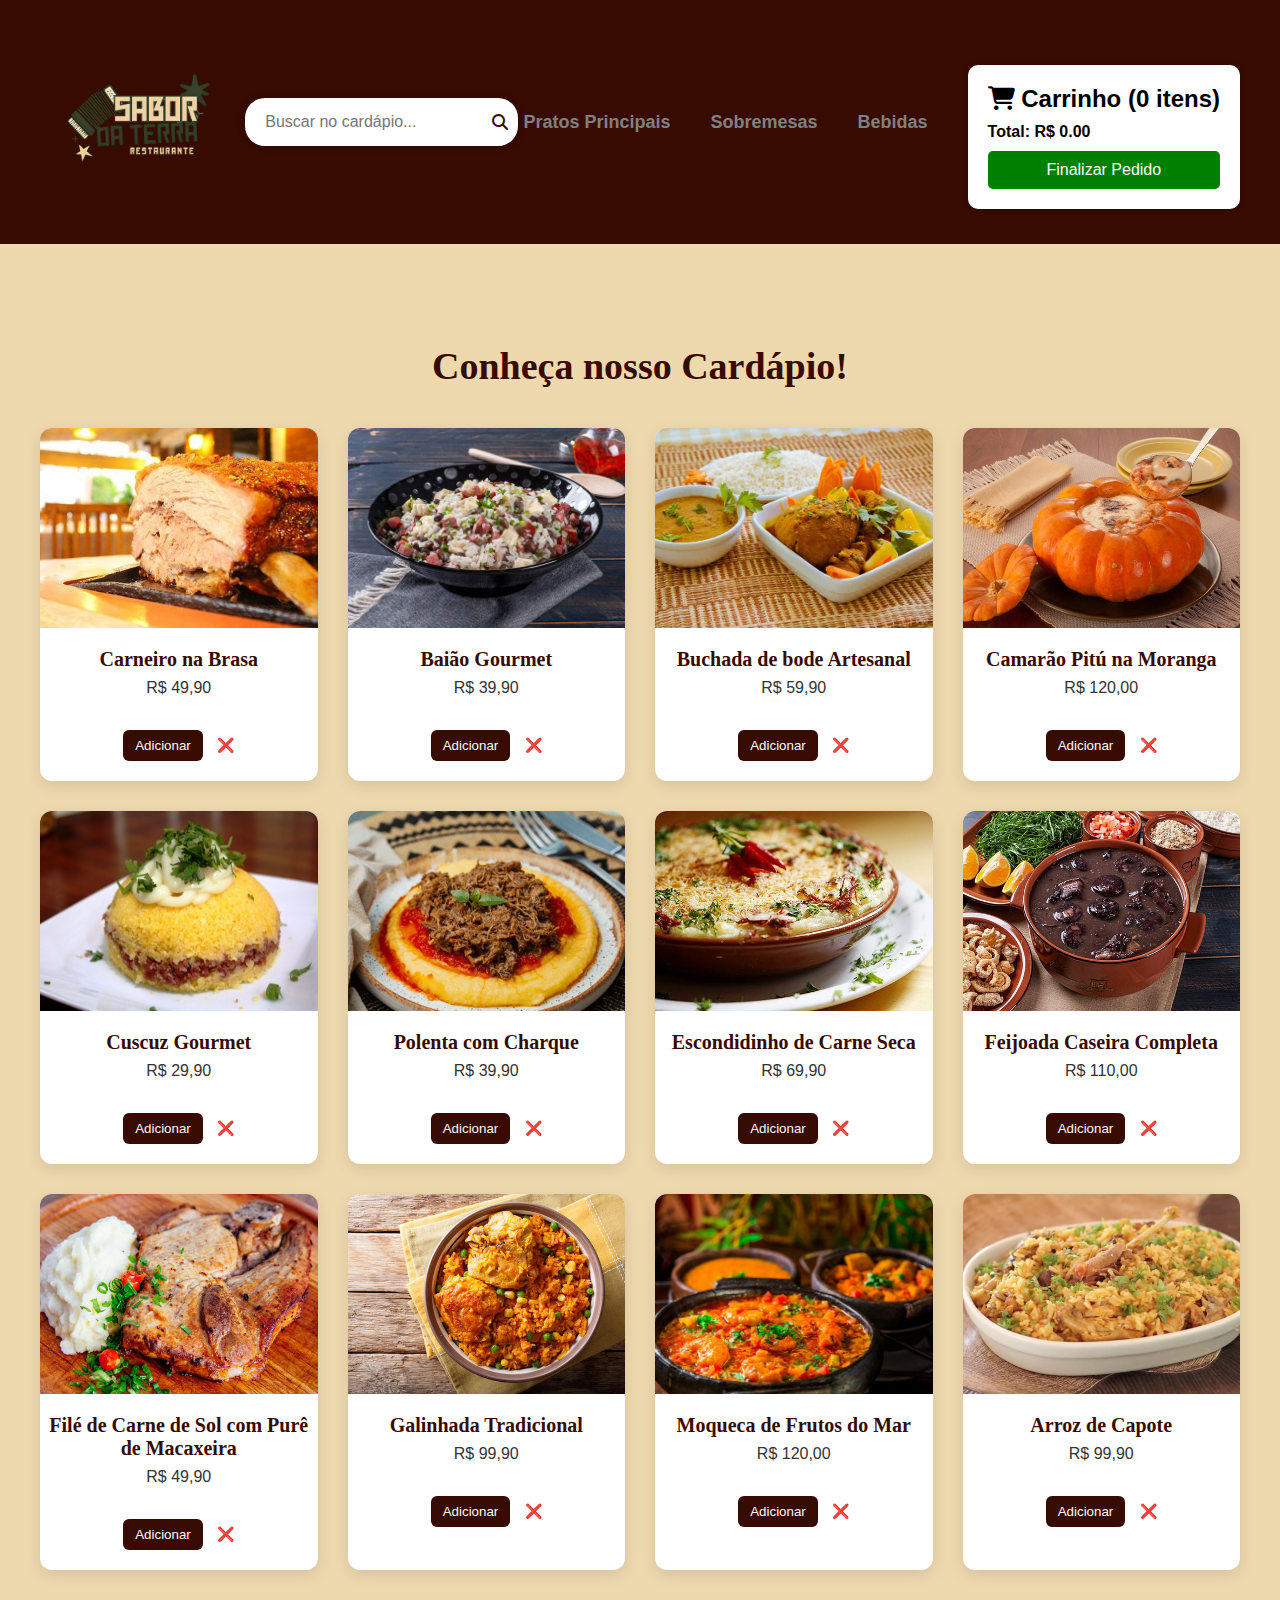
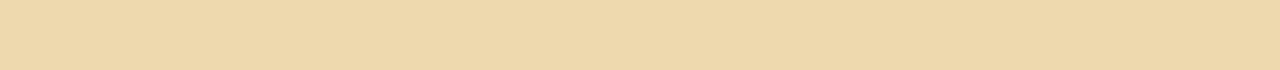
<file: cardapio.html>
<!DOCTYPE html>
<html lang="pt-BR">
<head>
  <meta charset="UTF-8" />
  <meta name="viewport" content="width=device-width, initial-scale=1" />
  <title>Cardápio</title>
  <link rel="stylesheet" href="cardapio.css" />
  <link
    rel="stylesheet"
    href="https://cdnjs.cloudflare.com/ajax/libs/font-awesome/6.5.0/css/all.min.css"
  />
</head>
<body>
  <header class="topo-do-site">
    <div class="logo">
      <a href="index.html"><img src="img/logo restaurante definitivo - Editado.png"></a>
    </div>

    <div class="barra-pesquisa">
      <input type="text" id="pesquisa" placeholder="Buscar no cardápio..." />
      <i class="fas fa-search"></i>
    </div>

    <nav class="menu">
      <a href="#" id="filtro-comida" class="ativo">Pratos Principais</a>
      <a href="#" id="filtro-sobremesa">Sobremesas</a>
      <a href="#" id="filtro-bebida">Bebidas</a>

      <div class="carrinho">
        <h2><i class="fas fa-shopping-cart"></i> Carrinho (<span id="quantidade-itens">0</span> itens)</h2>
        <ul id="lista-carrinho"></ul>
        <p><strong>Total:</strong> R$ <span id="total">0.00</span></p>
        <button id="finalizar">Finalizar Pedido</button>
      </div>
    </nav>
  </header>

  <section id="cardapio" class="cardapio">
    <h2>Conheça nosso Cardápio!</h2>

    <div class="cardapio-grid">
      <!-- Pratos Principais -->
      <div class="item-cardapio" data-categoria="comida">
        <img src="img/carneiro.jpg" alt="Spaghetti Carbonara" />
        <h3>Carneiro na Brasa</h3>
        <p>R$ 49,90</p>
        <button class="btn-add" onclick="adicionarCarrinho('Carneiro na Brasa', 49.90)">Adicionar</button>
        <button onclick="removerItem(0)" class="btn-remover">❌</button>
      </div>

      <div class="item-cardapio" data-categoria="comida">
        <img src="img/baiao.jpg" alt="Lasanha à Bolonhesa" />
        <h3>Baião Gourmet</h3>
        <p>R$ 39,90</p>
        <button class="btn-add" onclick="adicionarCarrinho('Baião Gourmet', 39.90)">Adicionar</button>
        <button onclick="removerItem(0)" class="btn-remover">❌</button>
      </div>

      <div class="item-cardapio" data-categoria="comida">
        <img src="img/buchada-de-bode-.jpg" alt="Pizza Margherita" />
        <h3>Buchada de bode Artesanal</h3>
        <p>R$ 59,90</p>
        <button class="btn-add" onclick="adicionarCarrinho('Buchada de Bode Artesanal', 59.90)">Adicionar</button>
        <button onclick="removerItem(0)" class="btn-remover">❌</button>
      </div>

      <div class="item-cardapio" data-categoria="comida">
        <img src="img/camarão-moranga.jpg" alt="Risoto de Funghi" />
        <h3>Camarão Pitú na Moranga</h3>
        <p>R$ 120,00</p>
        <button class="btn-add" onclick="adicionarCarrinho('Camarão Pitú na Moranga', 120.0)">Adicionar</button>
        <button onclick="removerItem(0)" class="btn-remover">❌</button>
      </div>

      <div class="item-cardapio" data-categoria="comida">
        <img src="img/cuscuz gourmet.jpg" alt="Gnocchi ao Sugo" />
        <h3>Cuscuz Gourmet</h3>
        <p>R$ 29,90</p>
        <button class="btn-add" onclick="adicionarCarrinho('Cuscuz de Gourmet', 29.90)">Adicionar</button>
        <button onclick="removerItem(0)" class="btn-remover">❌</button>
      </div>

      <div class="item-cardapio" data-categoria="comida">
        <img src="img/polenta.jpeg" alt="Polenta com Ragu" />
        <h3>Polenta com Charque</h3>
        <p>R$ 39,90</p>
        <button class="btn-add" onclick="adicionarCarrinho('Polenta com Charque', 39.90)">Adicionar</button>
        <button onclick="removerItem(0)" class="btn-remover">❌</button>
      </div>

      <div class="item-cardapio" data-categoria="comida">
        <img src="img/escondidinho-de-carne-seca.jpg" alt="Bruschetta Tradicional" />
        <h3>Escondidinho de Carne Seca</h3>
        <p>R$ 69,90</p>
        <button class="btn-add" onclick="adicionarCarrinho('Escondidinho de Carne', 69.90)">Adicionar</button>
        <button onclick="removerItem(0)" class="btn-remover">❌</button>
      </div>

      <div class="item-cardapio" data-categoria="comida">
        <img src="img/feijoada.jpg" alt="Ravioli de Ricota ao Manjericão" />
        <h3>Feijoada Caseira Completa</h3>
        <p>R$ 110,00</p>
        <button class="btn-add" onclick="adicionarCarrinho('Feijoada Caseira Completa', 110.0)">Adicionar</button>
        <button onclick="removerItem(0)" class="btn-remover">❌</button>
      </div>

      <div class="item-cardapio" data-categoria="comida">
        <img src="img/Filé-purê.jpg" alt="Calzone Napolitano" />
        <h3>Filé de Carne de Sol com Purê de Macaxeira</h3>
        <p>R$ 49,90</p>
        <button class="btn-add" onclick="adicionarCarrinho('Calzone Napolitano', 49.90)">Adicionar</button>
        <button onclick="removerItem(0)" class="btn-remover">❌</button>
      </div>

      <div class="item-cardapio" data-categoria="comida">
        <img src="img/galinhada.jpg" alt="Calzone Napolitano" />
        <h3>Galinhada Tradicional</h3>
        <p>R$ 99,90</p>
        <button class="btn-add" onclick="adicionarCarrinho('Galinhada Tradicional', 99.90)">Adicionar</button>
        <button onclick="removerItem(0)" class="btn-remover">❌</button>
      </div>

      <div class="item-cardapio" data-categoria="comida">
        <img src="img/moqueca.jpg" alt="Calzone Napolitano" />
        <h3>Moqueca de Frutos do Mar</h3>
        <p>R$ 120,00</p>
        <button class="btn-add" onclick="adicionarCarrinho('Moqueca de Frutos do Mar', 120.0)">Adicionar</button>
        <button onclick="removerItem(0)" class="btn-remover">❌</button>
      </div>

      <div class="item-cardapio" data-categoria="comida">
        <img src="img/arroz-capote.jpg" alt="Calzone Napolitano" />
        <h3>Arroz de Capote</h3>
        <p>R$ 99,90</p>
        <button class="btn-add" onclick="adicionarCarrinho('Arroz de Capote', 99.90)">Adicionar</button>
        <button onclick="removerItem(0)" class="btn-remover">❌</button>
      </div>

       <!-- Sobremesas -->
      <div class="item-cardapio" data-categoria="sobremesa">
        <img src="img/bolo-abacaxi.jpg" alt="Tiramisù" />
        <h3>Bolo de Abacaxi com Chantilly de Coco</h3>
        <p>R$ 10,90</p>
        <button class="btn-add" onclick="adicionarCarrinho('Bolo de Abacaxi com chantilly de Coco', 10.90)">Adicionar</button>
        <button onclick="removerItem(0)" class="btn-remover">❌</button>
      </div>

      <div class="item-cardapio" data-categoria="sobremesa">
        <img src="img/bolo-choco.jpg" alt="Cannoli Siciliano" />
        <h3>Bolo de Chocolate com Baba de Moça</h3>
        <p>R$ 10,90</p>
        <button class="btn-add" onclick="adicionarCarrinho('Bolo de Chocolate com Baba de Moça', 10.90)">Adicionar</button>
        <button onclick="removerItem(0)" class="btn-remover">❌</button>
      </div>

      <div class="item-cardapio" data-categoria="sobremesa">
        <img src="img/Bolo_de_rolo_servido_com_sorvete.jpg" alt="Panna Cotta" />
        <h3>Bolo de Rolo com Sorvete de Milho</h3>
        <p>R$ 19,90</p>
        <button class="btn-add" onclick="adicionarCarrinho('Bolo de Rolo com Sorvete de Milho', 19.90)">Adicionar</button>
        <button onclick="removerItem(0)" class="btn-remover">❌</button>
      </div>

      <div class="item-cardapio" data-categoria="sobremesa">
        <img src="img/mingau.jpg" alt="Panna Cotta" />
        <h3>Mingau Maranhense</h3>
        <p>R$ 15,90</p>
        <button class="btn-add" onclick="adicionarCarrinho('Mingau Maranhense', 15.90)">Adicionar</button>
        <button onclick="removerItem(0)" class="btn-remover">❌</button>
      </div>

      <div class="item-cardapio" data-categoria="sobremesa">
        <img src="img/panqueca-docedeleite-baunilha.jpg" alt="Panna Cotta" />
        <h3>Panqueca com Doce de Leite e Sorvete de Baunilha</h3>
        <p>R$ 19,90</p>
        <button class="btn-add" onclick="adicionarCarrinho('Panquea com Doce de Leite e Sorvete de Baunilha', 19.90)">Adicionar</button>
        <button onclick="removerItem(0)" class="btn-remover">❌</button>
      </div>

      <div class="item-cardapio" data-categoria="sobremesa">
        <img src="img/pudim.jpg" alt="Panna Cotta" />
        <h3>Pudim Tradicional</h3>
        <p>R$ 10,90</p>
        <button class="btn-add" onclick="adicionarCarrinho('Panna Cotta', 10.90)">Adicionar</button>
        <button onclick="removerItem(0)" class="btn-remover">❌</button>
      </div>

      <div class="item-cardapio" data-categoria="sobremesa">
        <img src="img/sorvete-tapioca-frutas-vermelhas.jpg" alt="Panna Cotta" />
        <h3>Sorvete de Tapioca com Frutas Vermelhas</h3>
        <p>R$ 15,90</p>
        <button class="btn-add" onclick="adicionarCarrinho('Sorvete de Tapioca com Frutas Vermelhas', 15.90)">Adicionar</button>
        <button onclick="removerItem(0)" class="btn-remover">❌</button>
      </div>

      <div class="item-cardapio" data-categoria="sobremesa">
        <img src="img/cartola.jpg" alt="Panna Cotta" />
        <h3>Cartola Tradicional</h3>
        <p>R$ 19,90</p>
        <button class="btn-add" onclick="adicionarCarrinho('Cartola Tradicional', 19.90)">Adicionar</button>
        <button onclick="removerItem(0)" class="btn-remover">❌</button>
      </div>

      <!-- Bebidas -->
      <div class="item-cardapio" data-categoria="bebida">
        <img src="img/Coca-2L.jpg" alt="Coca-Cola 2 Litros" class="bebidas" />
        <h3>Coca-Cola 2 Litros</h3>
        <p>R$ 14,90</p>
        <button class="btn-add" onclick="adicionarCarrinho('Coca-Cola 2 Litros', 14.90)">Adicionar</button>
        <button onclick="removerItem(0)" class="btn-remover">❌</button>
      </div>

       <div class="item-cardapio" data-categoria="bebida">
        <img src="img/coca-lata.jpg" alt="Coca-Cola 2 Litros" class="bebidas" />
        <h3>Coca-Cola Lata</h3>
        <p>R$ 5,90</p>
        <button class="btn-add" onclick="adicionarCarrinho('Coca-Cola Lata', 5.90)">Adicionar</button>
        <button onclick="removerItem(0)" class="btn-remover">❌</button>
      </div>

      <div class="item-cardapio" data-categoria="bebida">
        <img src="img/guarana-2L.jpg" alt="Coca-Cola 2 Litros" class="bebidas" />
        <h3>Guaraná 2 Litros</h3>
        <p>R$ 14,90</p>
        <button class="btn-add" onclick="adicionarCarrinho('Guaraná 2 Litros', 14.90)">Adicionar</button>
        <button onclick="removerItem(0)" class="btn-remover">❌</button>
      </div>

      <div class="item-cardapio" data-categoria="bebida">
        <img src="img/guarana-lata.jpg" alt="Coca-Cola 2 Litros" class="bebidas" />
        <h3>Guaraná Lata</h3>
        <p>R$ 5,90</p>
        <button class="btn-add" onclick="adicionarCarrinho('Guaraná Lata', 5.90)">Adicionar</button>
        <button onclick="removerItem(0)" class="btn-remover">❌</button>
      </div>

      <div class="item-cardapio" data-categoria="bebida">
        <img src="img/sao-geraldo-2L-removebg-preview.png" alt="Coca-Cola 2 Litros" class="bebidas"/>
        <h3>São Geraldo 2 Litros</h3>
        <p>R$ 14,90</p>
        <button class="btn-add" onclick="adicionarCarrinho('São Geraldo 2 Litros', 14.90)">Adicionar</button>
        <button onclick="removerItem(0)" class="btn-remover">❌</button>
      </div>

      <div class="item-cardapio" data-categoria="bebida">
        <img src="img/sao-geraldo-lata.jpg" alt="Coca-Cola 2 Litros" class="bebidas"/>
        <h3>São Geraldo Lata</h3>
        <p>R$ 5,90</p>
        <button class="btn-add" onclick="adicionarCarrinho('São Geraldo Lata', 5.90)">Adicionar</button>
        <button onclick="removerItem(0)" class="btn-remover">❌</button>
      </div>

       <div class="item-cardapio" data-categoria="bebida">
        <img src="img/guarana-jesus-garrafa.jpg" alt="Coca-Cola 2 Litros" class="bebidas"/>
        <h3>Guaraná Jesus 2 Litros</h3>
        <p>R$ 14,90</p>
        <button class="btn-add" onclick="adicionarCarrinho('Guaraná Jesus 2 Litros', 14.90)">Adicionar</button>
        <button onclick="removerItem(0)" class="btn-remover">❌</button>
      </div>

      <div class="item-cardapio" data-categoria="bebida" class="bebidas"/>
        <img src="img/guarana-jesus-lata.jpg" alt="Coca-Cola 2 Litros" class="bebidas"/>
        <h3>Guaraná Jesus Lata</h3>
        <p>R$ 5,90</p>
        <button class="btn-add" onclick="adicionarCarrinho('Guaraná Jesus Lata', 5.90)">Adicionar</button>
        <button onclick="removerItem(0)" class="btn-remover">❌</button>
      </div>

      <div class="item-cardapio" data-categoria="bebida" class="bebidas"/>
        <img src="img/cajuina.jpg" alt="Coca-Cola 2 Litros" class="bebidas"/>
        <h3>Cajuína Natural 450ml</h3>
        <p>R$ 9,90</p>
        <button class="btn-add" onclick="adicionarCarrinho('Cajuína Natural 450ml', 9.90)">Adicionar</button>
        <button onclick="removerItem(0)" class="btn-remover">❌</button>
      </div>

      <div class="item-cardapio" data-categoria="bebida" class="bebidas"/>
        <img src="img/acerola.jpeg" alt="Coca-Cola 2 Litros" />
        <h3>Suco de Acerola 1 Litro</h3>
        <p>R$ 19,90</p>
        <button class="btn-add" onclick="adicionarCarrinho('Suco de Acerola 1 Litro', 19.90)">Adicionar</button>
        <button onclick="removerItem(0)" class="btn-remover">❌</button>
      </div>

      <div class="item-cardapio" data-categoria="bebida" class="bebidas"/>
        <img src="img/maracuja.jpg" alt="Coca-Cola 2 Litros" />
        <h3>Suco de Maracujá 1 Litro</h3>
        <p>R$ 19,90</p>
        <button class="btn-add" onclick="adicionarCarrinho('Suco de Maracujá 1 Litro', 19.90)">Adicionar</button>
        <button onclick="removerItem(0)" class="btn-remover">❌</button>
      </div>

      <div class="item-cardapio" data-categoria="bebida" class="bebidas"/>
        <img src="img/laranja.jpg" alt="Coca-Cola 2 Litros" />
        <h3>Suco de Laranja 1 Litro</h3>
        <p>R$ 19,90</p>
        <button class="btn-add" onclick="adicionarCarrinho('Suo de laranja 1 Litro', 19.90)">Adicionar</button>
        <button onclick="removerItem(0)" class="btn-remover">❌</button>
      </div>
    </div>
  </section>

  <script src="cardapio.js"></script>
</body>
</html>
</file>
<file: cardapio.css>
* {
    margin: 0;
    padding: 0;
    box-sizing: border-box;
}

html {
    scroll-behavior: smooth;
}

body {
    font-family: 'Poppins', sans-serif;
}

.topo-do-site{
  background-color: #370B01; 
  padding: 20px 40px; 
  display: flex;
  justify-content: space-between;
  align-items: center;
  box-shadow: 0 2px 5px rgba(0, 0, 0, 0.1);
  font-weight: 600;
}

.logo img{
    height: 200px;
    width: auto;
}

.item-cardapio .bebidas{
  height: 200px;
  width: 200px;
}

.menu {
    display: flex;
    align-items: center;
    gap: 40px;
}

.menu a {
    text-decoration: none;
    font-size: 18px;
    color: gray;
    transition: 0.3s;
}

.menu a:hover {
    transform: scale(1.05);
    color: #EED8AE;
}

.barra-pesquisa {
  display: flex;
  align-items: center;
  margin: 10px auto;
  max-width: 400px;
  padding: 5px 10px;
  background: #fff;
  border-radius: 20px;
  box-shadow: 0 0 10px rgba(0,0,0,0.1);
}

.barra-pesquisa input {
  flex: 1;
  border: none;
  outline: none;
  padding: 10px;
  font-size: 16px;
  border-radius: 20px;
}

.barra-pesquisa i {
  color: #370B01;
  margin-left: 10px;
}

.cardapio {
  background-color: #EED8AE;
  padding: 100px 40px;
  text-align: center;
  color: #370B01;
}

.cardapio h2 {
  font-family: 'Playfair Display', serif;
  font-size: 38px;
  margin-bottom: 40px;
}

.cardapio-grid {
  display: grid;
  grid-template-columns: repeat(auto-fit, minmax(250px, 1fr));
  gap: 30px;
  max-width: 1200px;
  margin: 0 auto;
}

.item-cardapio {
  background-color: #fff;
  border-radius: 12px;
  box-shadow: 0 5px 15px rgba(0,0,0,0.1);
  overflow: hidden;
  transition: transform 0.3s ease, box-shadow 0.3s ease;
  cursor: pointer;
}

.item-cardapio:hover {
  transform: scale(1.03);
  box-shadow: 0 10px 25px rgba(0,0,0,0.2);
}

.item-cardapio img {
  width: 100%;
  height: 200px;
  object-fit: cover;
  transition: transform 0.3s ease;
}

.item-cardapio:hover img {
  transform: scale(1.05);
}

.item-cardapio h3 {
  font-family: 'Playfair Display', serif;
  font-size: 20px;
  margin: 16px 0 8px;
}

.item-cardapio p {
  font-family: 'Poppins', sans-serif;
  font-size: 16px;
  margin-bottom: 20px;
  color: #333;
}

.btn-add {
  background-color: #370B01;
  color: #FAF9F6;
  border: none;
  padding: 8px 12px;
  margin-top: 10px;
  margin-bottom: 20px;
  border-radius: 6px;
  cursor: pointer;
  font-family: 'Poppins', sans-serif;
  transition: background-color 0.3s;
}

.btn-add:hover {
  background-color: #5e1f1f;
}

.btn-remover {
  background: none;
  border: none;
  color: #d60a0a;
  font-size: 14px;
  cursor: pointer;
  margin-top: 20px;
  margin-left: 10px;
  transition: color 0.3s;
  cursor: pointer;
}

.btn-remover:hover {
  color: #c0392b;
}

.carrinho {
  margin-top: 30px;
  background: white;
  padding: 20px;
  border-radius: 10px;
  max-width: 400px;
  margin-left: auto;
  margin-right: auto;
  box-shadow: 0 2px 6px rgba(0, 0, 0, 0.2);
  font-family: Arial, sans-serif;
}

.carrinho h2 {
  margin-bottom: 10px;
}

.carrinho ul {
  list-style: none;
  padding: 0;
}

.carrinho li {
  display: flex;
  justify-content: space-between;
  margin-bottom: 8px;
}

#finalizar {
  margin-top: 10px;
  width: 100%;
  padding: 10px;
  background: green;
  color: white;
  border: none;
  cursor: pointer;
  font-size: 16px;
  border-radius: 5px;
}
</file>
